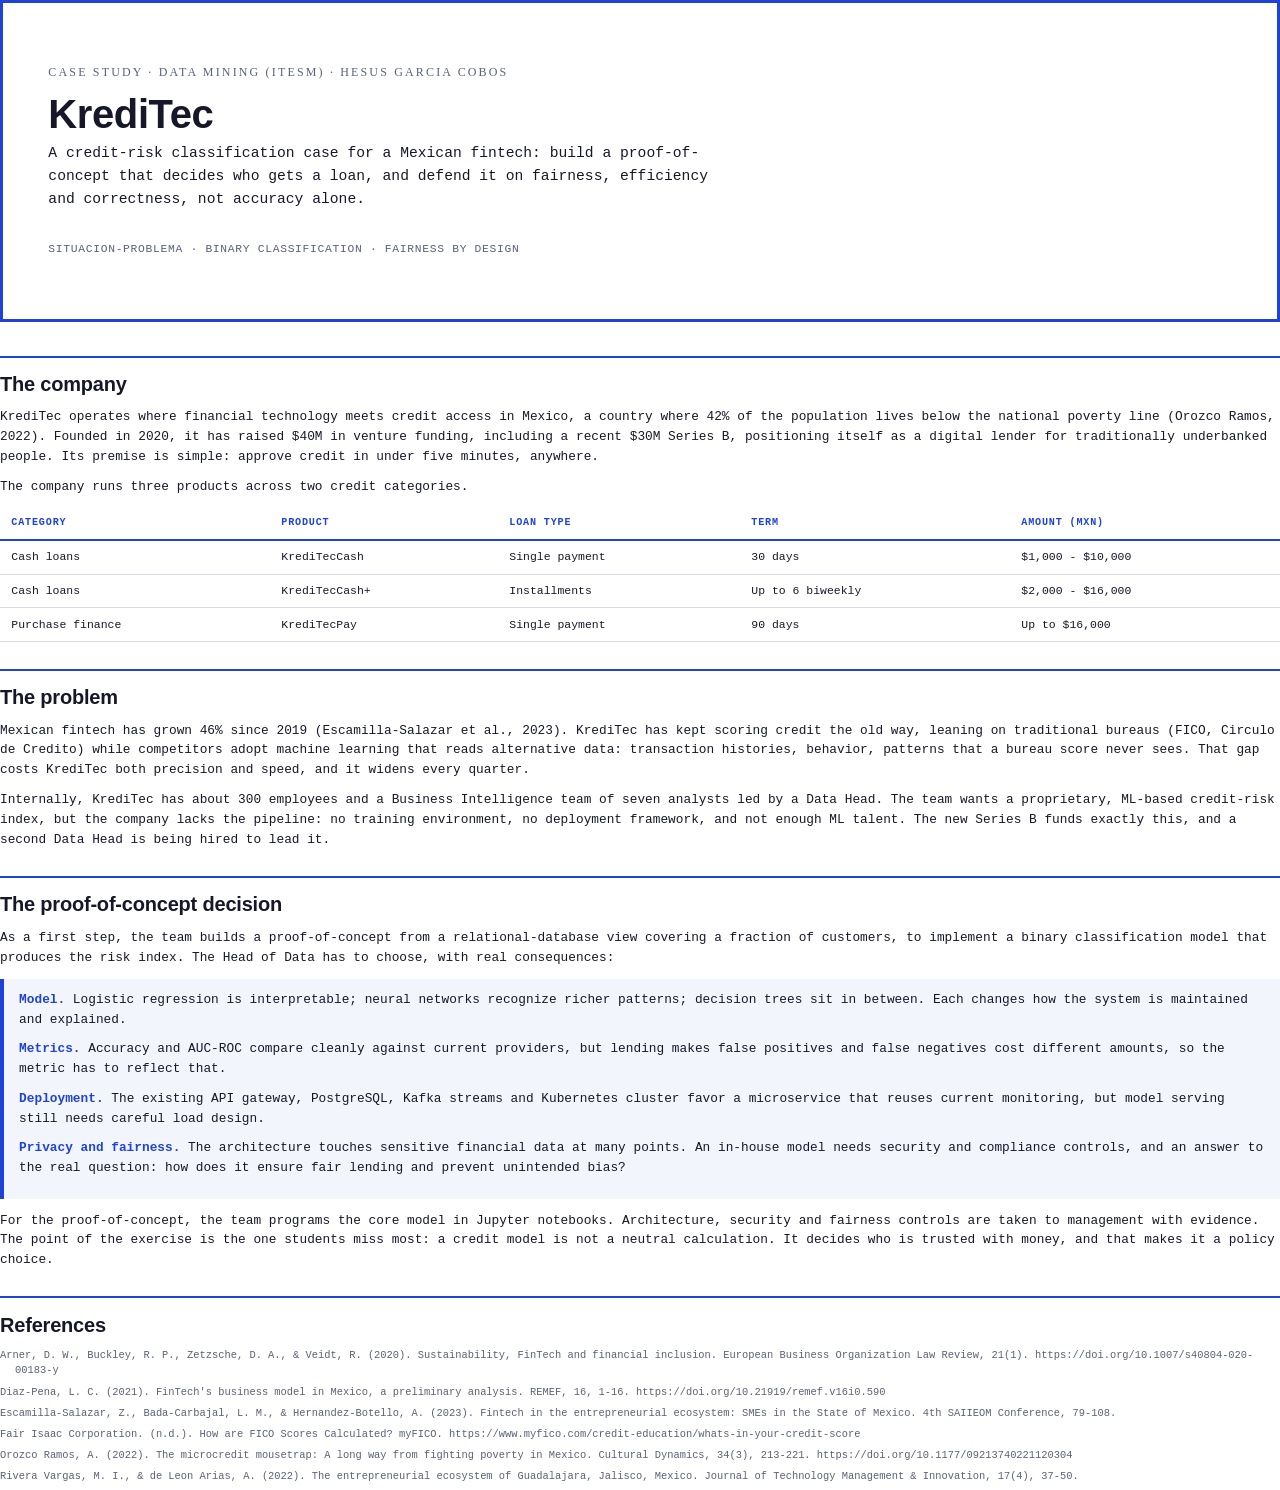
<file: assets/pdf/kreditec-case.html>
<!DOCTYPE html>
<html lang="en">
<head>
<meta charset="utf-8">
<title>KrediTec — Credit-Risk Case Study</title>
<style>
  @page {
    size: A4;
    margin: 20mm 18mm 18mm 18mm;
    @bottom-center { content: "KrediTec case study · Hesus Garcia Cobos · academias.dev"; font-family: "IBM Plex Mono", monospace; font-size: 8pt; color: #5a6178; }
    @bottom-right { content: counter(page); font-family: "IBM Plex Mono", monospace; font-size: 8pt; color: #1f43d6; }
  }
  :root{ --blue:#1f43d6; --ink:#16182a; --muted:#5a6178; --acc:#7c8a00; --line:#d7dbe8; }
  *{ box-sizing:border-box; }
  body{ font-family:"IBM Plex Mono", ui-monospace, monospace; color:var(--ink); font-size:9.6pt; line-height:1.55; margin:0; }
  .cover{ border:2.5pt solid var(--blue); padding:16mm 12mm; margin-bottom:9mm; }
  .eyebrow{ font-family:"Bodoni Moda", Georgia, serif; letter-spacing:.18em; font-size:9pt; color:var(--muted); text-transform:uppercase; }
  h1{ font-family:"Archivo", Helvetica, sans-serif; font-weight:800; font-size:30pt; line-height:1; letter-spacing:-.01em; margin:.3em 0 .2em; }
  .sub{ font-size:11pt; max-width:46em; }
  .meta{ margin-top:8mm; font-size:8.5pt; letter-spacing:.06em; text-transform:uppercase; color:var(--muted); }
  h2{ font-family:"Archivo", Helvetica, sans-serif; font-weight:800; font-size:15pt; letter-spacing:-.01em; color:var(--ink); margin:7mm 0 2mm; padding-top:3mm; border-top:1.5pt solid var(--blue); }
  .fig{ font-size:8pt; letter-spacing:.16em; text-transform:uppercase; color:var(--blue); margin-bottom:1mm; }
  p{ margin:0 0 2.6mm; }
  table{ width:100%; border-collapse:collapse; margin:3mm 0; font-size:8.6pt; }
  th,td{ text-align:left; padding:2mm 3mm; border-bottom:1pt solid var(--line); vertical-align:top; }
  th{ color:var(--blue); text-transform:uppercase; letter-spacing:.08em; font-size:7.6pt; border-bottom:1.5pt solid var(--blue); }
  .decide{ background:#f3f5fc; border-left:3pt solid var(--blue); padding:3mm 4mm; margin:3mm 0; }
  .decide b{ color:var(--blue); }
  .refs{ font-size:7.8pt; color:var(--muted); line-height:1.45; }
  .refs p{ margin:0 0 1.6mm; padding-left:4mm; text-indent:-4mm; }
  em{ font-style:normal; background:#eef0d8; color:#3a4400; padding:0 .2em; }
</style>
</head>
<body>

<div class="cover">
  <div class="eyebrow">Case study · Data Mining (ITESM) · Hesus Garcia Cobos</div>
  <h1>KrediTec</h1>
  <p class="sub">A credit-risk classification case for a Mexican fintech: build a proof-of-concept that decides who gets a loan, and defend it on fairness, efficiency and correctness, not accuracy alone.</p>
  <div class="meta">Situacion-problema · Binary classification · Fairness by design</div>
</div>

<h2>The company</h2>
<p>KrediTec operates where financial technology meets credit access in Mexico, a country where 42% of the population lives below the national poverty line (Orozco Ramos, 2022). Founded in 2020, it has raised $40M in venture funding, including a recent $30M Series B, positioning itself as a digital lender for traditionally underbanked people. Its premise is simple: approve credit in under five minutes, anywhere.</p>
<p>The company runs three products across two credit categories.</p>

<table>
  <thead><tr><th>Category</th><th>Product</th><th>Loan type</th><th>Term</th><th>Amount (MXN)</th></tr></thead>
  <tbody>
    <tr><td>Cash loans</td><td>KrediTecCash</td><td>Single payment</td><td>30 days</td><td>$1,000 - $10,000</td></tr>
    <tr><td>Cash loans</td><td>KrediTecCash+</td><td>Installments</td><td>Up to 6 biweekly</td><td>$2,000 - $16,000</td></tr>
    <tr><td>Purchase finance</td><td>KrediTecPay</td><td>Single payment</td><td>90 days</td><td>Up to $16,000</td></tr>
  </tbody>
</table>

<h2>The problem</h2>
<p>Mexican fintech has grown 46% since 2019 (Escamilla-Salazar et al., 2023). KrediTec has kept scoring credit the old way, leaning on traditional bureaus (FICO, Circulo de Credito) while competitors adopt machine learning that reads alternative data: transaction histories, behavior, patterns that a bureau score never sees. That gap costs KrediTec both precision and speed, and it widens every quarter.</p>
<p>Internally, KrediTec has about 300 employees and a Business Intelligence team of seven analysts led by a Data Head. The team wants a proprietary, ML-based credit-risk index, but the company lacks the pipeline: no training environment, no deployment framework, and not enough ML talent. The new Series B funds exactly this, and a second Data Head is being hired to lead it.</p>

<h2>The proof-of-concept decision</h2>
<p>As a first step, the team builds a proof-of-concept from a relational-database view covering a fraction of customers, to implement a binary classification model that produces the risk index. The Head of Data has to choose, with real consequences:</p>
<div class="decide">
  <p><b>Model.</b> Logistic regression is interpretable; neural networks recognize richer patterns; decision trees sit in between. Each changes how the system is maintained and explained.</p>
  <p><b>Metrics.</b> Accuracy and AUC-ROC compare cleanly against current providers, but lending makes false positives and false negatives cost different amounts, so the metric has to reflect that.</p>
  <p><b>Deployment.</b> The existing API gateway, PostgreSQL, Kafka streams and Kubernetes cluster favor a microservice that reuses current monitoring, but model serving still needs careful load design.</p>
  <p><b>Privacy and fairness.</b> The architecture touches sensitive financial data at many points. An in-house model needs security and compliance controls, and an answer to the real question: how does it ensure fair lending and prevent unintended bias?</p>
</div>
<p>For the proof-of-concept, the team programs the core model in Jupyter notebooks. Architecture, security and fairness controls are taken to management with evidence. The point of the exercise is the one students miss most: a credit model is not a neutral calculation. It decides who is trusted with money, and that makes it a policy choice.</p>

<h2>References</h2>
<div class="refs">
<p>Arner, D. W., Buckley, R. P., Zetzsche, D. A., &amp; Veidt, R. (2020). Sustainability, FinTech and financial inclusion. European Business Organization Law Review, 21(1). https://doi.org/10.1007/s40804-020-00183-y</p>
<p>Diaz-Pena, L. C. (2021). FinTech's business model in Mexico, a preliminary analysis. REMEF, 16, 1-16. https://doi.org/10.21919/remef.v16i0.590</p>
<p>Escamilla-Salazar, Z., Bada-Carbajal, L. M., &amp; Hernandez-Botello, A. (2023). Fintech in the entrepreneurial ecosystem: SMEs in the State of Mexico. 4th SAIIEOM Conference, 79-108.</p>
<p>Fair Isaac Corporation. (n.d.). How are FICO Scores Calculated? myFICO. https://www.myfico.com/credit-education/whats-in-your-credit-score</p>
<p>Orozco Ramos, A. (2022). The microcredit mousetrap: A long way from fighting poverty in Mexico. Cultural Dynamics, 34(3), 213-221. https://doi.org/10.1177/09213740221120304</p>
<p>Rivera Vargas, M. I., &amp; de Leon Arias, A. (2022). The entrepreneurial ecosystem of Guadalajara, Jalisco, Mexico. Journal of Technology Management &amp; Innovation, 17(4), 37-50.</p>
</div>

</body>
</html>
</file>
